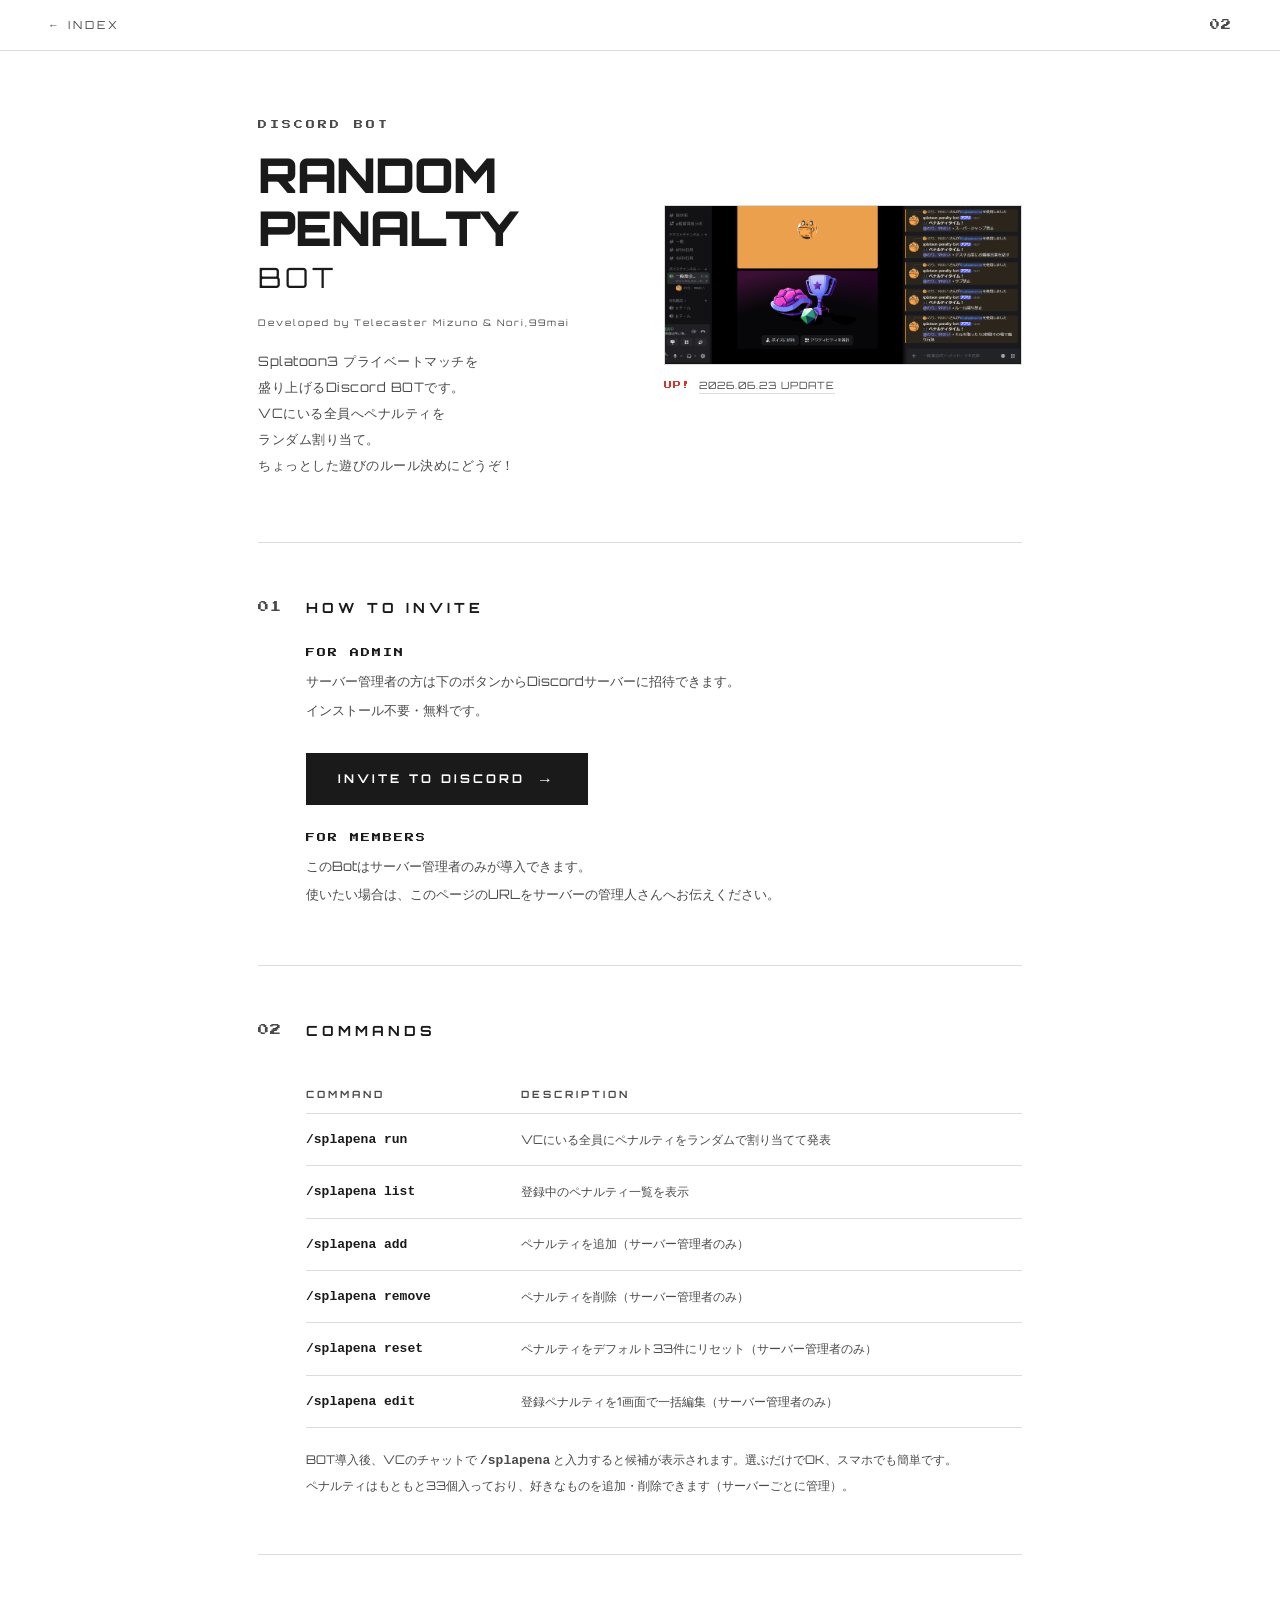
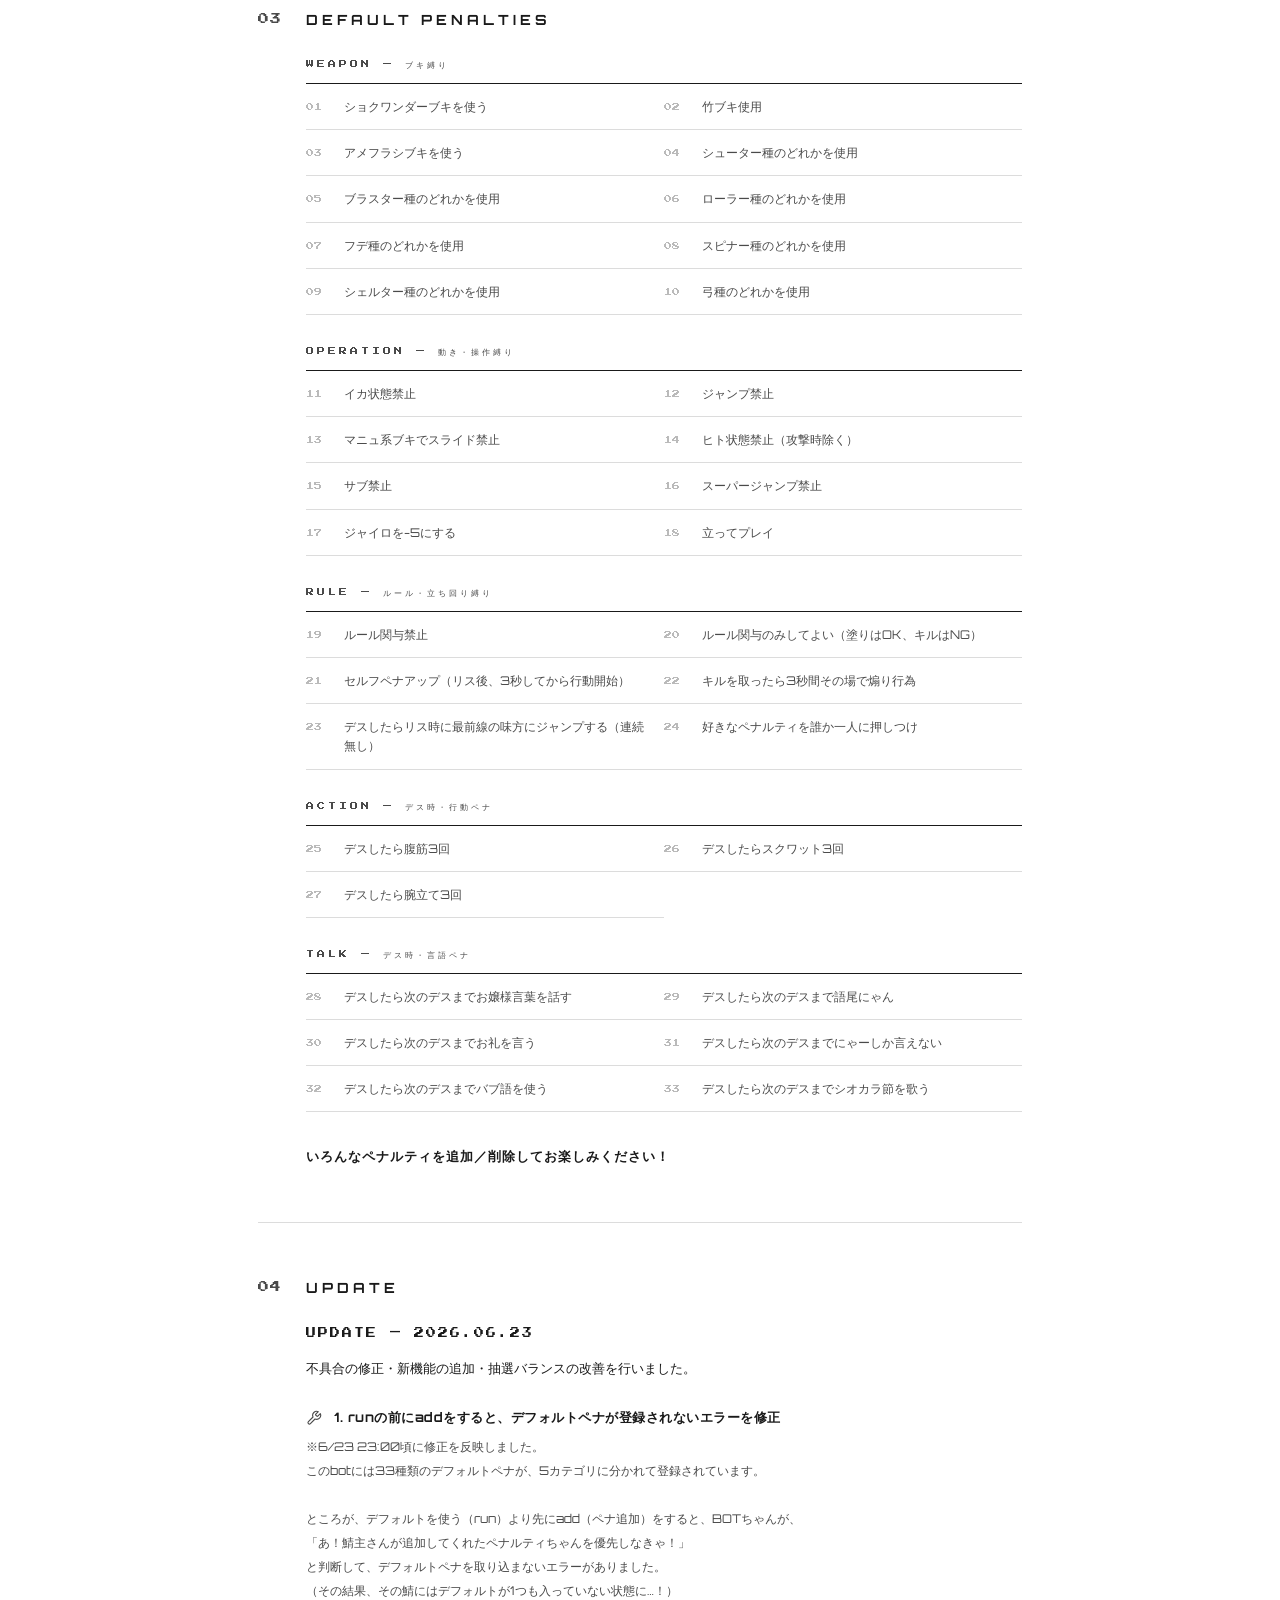
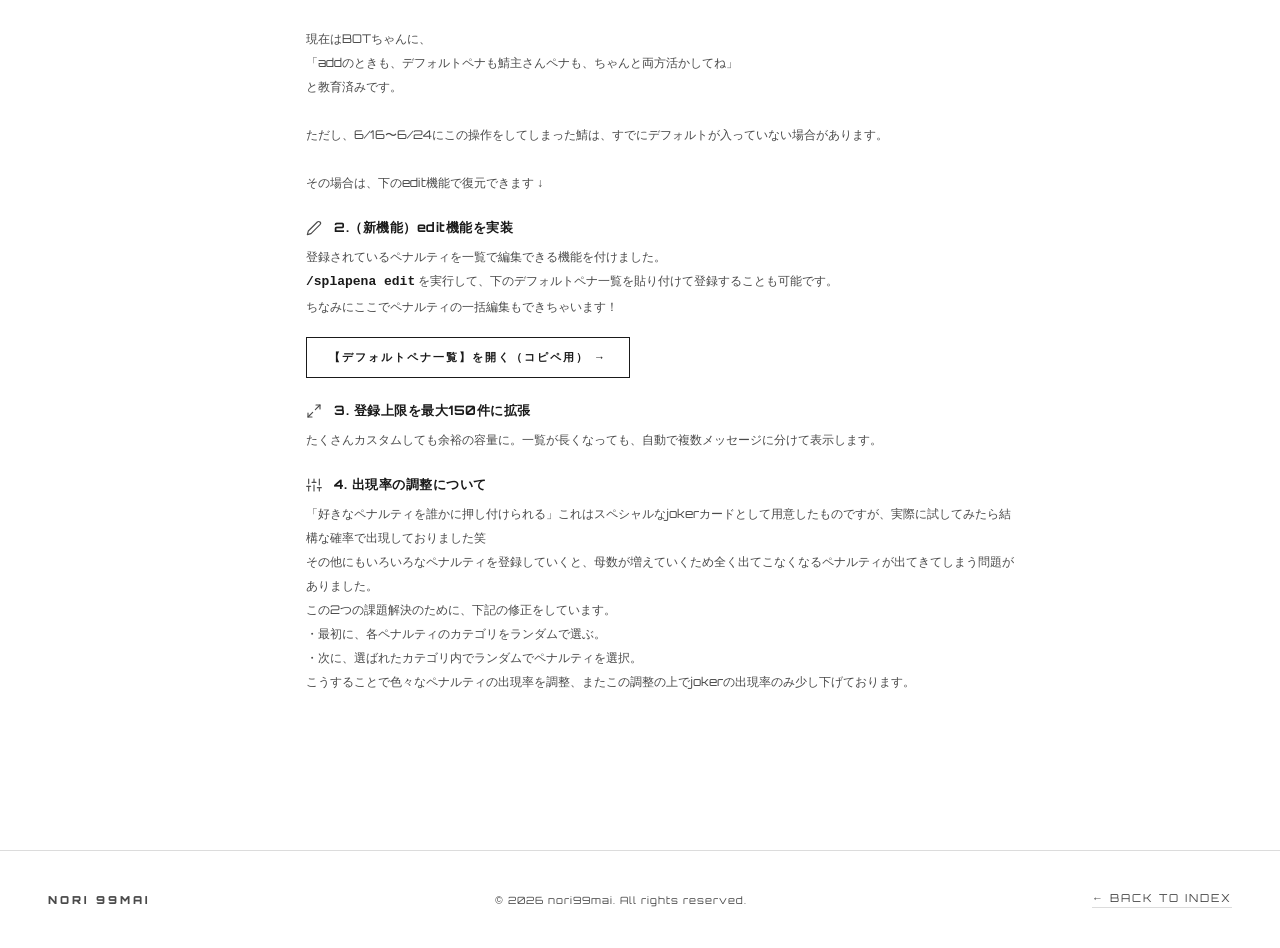
<file: 02splapena/index.html>
<!DOCTYPE html>
<html lang="ja">
<head>
  <meta charset="UTF-8">
  <meta name="viewport" content="width=device-width, initial-scale=1.0">
  <title>RANDOM PENALTY BOT — nori99mai</title>
  <link href="https://fonts.googleapis.com/css2?family=Orbitron:wght@400;700;900&family=Press+Start+2P&display=swap" rel="stylesheet">
  <style>
    :root {
      --ink:      #1a1a1a;
      --ink-soft: #4a4a4a;
      --paper:    #ffffff;
      --line:     rgba(26, 26, 26, 0.15);
      --accent:   #1a1a1a;
    }
    * { box-sizing: border-box; margin: 0; padding: 0; }

    body {
      font-family: 'Orbitron', sans-serif;
      background: var(--paper);
      color: var(--ink);
      min-height: 100vh;
    }

    /* ===== ヘッダーバー ===== */
    .topbar {
      position: fixed;
      top: 0; left: 0; right: 0;
      z-index: 100;
      display: flex;
      align-items: center;
      justify-content: space-between;
      padding: 18px 48px;
      background: var(--paper);
      border-bottom: 1px solid var(--line);
    }
    .topbar-back {
      font-family: 'Orbitron', sans-serif;
      font-size: 11px;
      letter-spacing: 3px;
      color: var(--ink-soft);
      text-decoration: none;
      transition: color 0.2s;
    }
    .topbar-back:hover { color: var(--ink); }
    .topbar-id {
      font-family: 'Press Start 2P', monospace;
      font-size: 10px;
      color: var(--ink-soft);
      letter-spacing: 1px;
    }

    /* ===== メインコンテンツ ===== */
    .page {
      max-width: 860px;
      margin: 0 auto;
      padding: 120px 48px 100px;
    }

    /* ===== ヒーロー ===== */
    .hero {
      display: grid;
      grid-template-columns: 1fr 1fr;
      gap: 48px;
      align-items: center;
      padding-bottom: 64px;
      border-bottom: 1px solid var(--line);
    }
    .hero-text {}
    .hero-eyebrow {
      font-family: 'Press Start 2P', monospace;
      font-size: 9px;
      letter-spacing: 3px;
      color: var(--ink-soft);
      margin-bottom: 20px;
    }
    .hero-title {
      font-family: 'Orbitron', sans-serif;
      font-weight: 900;
      font-size: clamp(28px, 4vw, 48px);
      line-height: 1.1;
      letter-spacing: -1px;
      margin-bottom: 24px;
    }
    .hero-title span {
      display: block;
      font-size: clamp(18px, 2.5vw, 28px);
      font-weight: 400;
      letter-spacing: 4px;
      margin-top: 8px;
    }
    .hero-byline {
      font-family: 'Orbitron', sans-serif;
      font-weight: 400;
      font-size: 9px;
      letter-spacing: 2px;
      color: var(--ink-soft);
      margin-bottom: 20px;
    }
    .hero-desc {
      font-family: 'Orbitron', sans-serif;
      font-weight: 400;
      font-size: 13px;
      line-height: 2;
      color: var(--ink-soft);
      letter-spacing: 0.5px;
    }

    .hero-img {
      overflow: hidden;
      border: 1px solid var(--line);
    }
    .hero-img img {
      width: 100%;
      height: 100%;
      object-fit: cover;
      object-position: right center;
      display: block;
    }

    /* ===== ヒーロー右側（画像＋更新告知を縦に束ねる） ===== */
    .hero-right {
      display: flex;
      flex-direction: column;
    }
    /* 更新告知（画像直下・1行） */
    .hero-update {
      margin-top: 14px;
      display: inline-flex;
      align-items: baseline;
      gap: 8px;
      text-decoration: none;
      width: fit-content;
    }
    .hero-update-badge {
      font-family: 'Press Start 2P', monospace;
      font-size: 8px;
      letter-spacing: 1px;
      color: #d6342c;
    }
    .hero-update-label {
      font-family: 'Orbitron', sans-serif;
      font-size: 10px;
      letter-spacing: 1px;
      color: var(--ink-soft);
      border-bottom: 1px solid var(--line);
      padding-bottom: 2px;
      transition: color 0.2s;
    }
    .hero-update:hover .hero-update-label { color: var(--ink); }

    /* ===== セクション共通 ===== */
    .section {
      padding: 56px 0;
      border-bottom: 1px solid var(--line);
    }
    .section:last-of-type { border-bottom: none; }

    .sec-head {
      display: flex;
      align-items: baseline;
      gap: 20px;
      margin-bottom: 32px;
    }
    .sec-num {
      font-family: 'Press Start 2P', monospace;
      font-size: 11px;
      color: var(--ink-soft);
      letter-spacing: 1px;
      min-width: 28px;
    }
    .sec-title {
      font-family: 'Orbitron', sans-serif;
      font-weight: 700;
      font-size: 14px;
      letter-spacing: 4px;
    }

    .sec-body {
      font-family: 'Orbitron', sans-serif;
      font-weight: 400;
      font-size: 13px;
      line-height: 2.2;
      color: var(--ink-soft);
      padding-left: 48px;
    }

    /* ===== 導入ブロック ===== */
    .install-block {
      padding-left: 48px;
      display: flex;
      flex-direction: column;
      gap: 28px;
    }
    .install-group {}
    .install-label {
      font-family: 'Press Start 2P', monospace;
      font-size: 9px;
      letter-spacing: 2px;
      color: var(--ink);
      margin-bottom: 10px;
    }
    .install-text {
      font-family: 'Orbitron', sans-serif;
      font-size: 13px;
      line-height: 2.2;
      color: var(--ink-soft);
    }

    /* 招待ボタン */
    .invite-btn {
      display: inline-flex;
      align-items: center;
      gap: 12px;
      margin-top: 28px;
      padding: 16px 32px;
      background: var(--ink);
      color: var(--paper);
      text-decoration: none;
      font-family: 'Orbitron', sans-serif;
      font-weight: 700;
      font-size: 12px;
      letter-spacing: 3px;
      transition: opacity 0.2s;
    }
    .invite-btn:hover { opacity: 0.7; }
    .invite-btn .arrow { font-size: 16px; }

    /* ===== コマンドテーブル ===== */
    .cmd-table-wrap {
      padding-left: 48px;
    }
    .cmd-table {
      width: 100%;
      border-collapse: collapse;
    }
    .cmd-table th,
    .cmd-table td {
      text-align: left;
      padding: 14px 0;
      border-bottom: 1px solid var(--line);
      font-family: 'Orbitron', sans-serif;
      font-size: 12px;
      line-height: 1.8;
    }
    .cmd-table th {
      font-weight: 700;
      font-size: 10px;
      letter-spacing: 3px;
      color: var(--ink-soft);
      padding-bottom: 10px;
    }
    .cmd-table td:first-child {
      font-family: 'Courier New', Courier, monospace;
      font-size: 13px;
      font-weight: 700;
      color: var(--ink);
      white-space: nowrap;
      padding-right: 28px;
    }
    .cmd-table td:last-child { color: var(--ink-soft); }
    .cmd-note {
      padding-left: 48px;
      margin-top: 20px;
      font-family: 'Orbitron', sans-serif;
      font-size: 12px;
      color: var(--ink-soft);
      line-height: 2;
    }

    /* ===== ペナルティ一覧 ===== */
    .pena-block {
      padding-left: 48px;
      margin-bottom: 32px;
    }
    .pena-block:last-of-type { margin-bottom: 0; }
    .pena-category {
      font-family: 'Press Start 2P', monospace;
      font-size: 8px;
      letter-spacing: 3px;
      color: var(--ink-soft);
      padding-bottom: 12px;
      border-bottom: 1px solid var(--ink);
      margin-bottom: 0;
    }
    .pena-grid {
      display: grid;
      grid-template-columns: repeat(2, 1fr);
      gap: 0;
      margin-bottom: 0;
    }
    .pena-item {
      display: flex;
      align-items: baseline;
      gap: 14px;
      padding: 13px 16px 13px 0;
      border-bottom: 1px solid var(--line);
      font-family: 'Orbitron', sans-serif;
      font-size: 12px;
      color: var(--ink-soft);
      line-height: 1.6;
    }
    .pena-num {
      font-family: 'Press Start 2P', monospace;
      font-size: 8px;
      color: rgba(26,26,26,0.3);
      min-width: 24px;
    }
    .pena-closing {
      padding-left: 48px;
      margin-top: 36px;
      font-family: 'Orbitron', sans-serif;
      font-weight: 700;
      font-size: 13px;
      letter-spacing: 1px;
      color: var(--ink);
    }

    /* ===== 04 アップデート ===== */
    .update-block {
      padding-left: 48px;
    }
    .update-date {
      font-family: 'Press Start 2P', monospace;
      font-size: 10px;
      letter-spacing: 2px;
      color: var(--ink);
      margin-bottom: 18px;
    }
    .update-lead {
      font-family: 'Orbitron', sans-serif;
      font-size: 13px;
      line-height: 1.9;
      color: var(--ink);
      margin-bottom: 28px;
    }
    .update-item { margin-bottom: 24px; }
    .update-item:last-child { margin-bottom: 0; }
    .update-item-title {
      display: flex;
      align-items: center;
      gap: 12px;
      font-family: 'Orbitron', sans-serif;
      font-weight: 700;
      font-size: 13px;
      letter-spacing: 0.5px;
      color: var(--ink);
      margin-bottom: 8px;
    }
    .update-item-body {
      font-family: 'Orbitron', sans-serif;
      font-size: 12px;
      line-height: 2;
      color: var(--ink-soft);
    }
    .update-item-icon {
      flex: 0 0 16px;
      width: 16px;
      height: 16px;
      fill: none;
      stroke: var(--ink-soft);
      stroke-width: 1.7;
      stroke-linecap: round;
      stroke-linejoin: round;
    }

    .update-item-body code {
      font-family: 'Courier New', Courier, monospace;
      font-size: 13px;
      font-weight: 700;
      color: var(--ink);
    }

    /* デフォルト一覧ポップアップを開くボタン */
    .pena-copy-open {
      display: inline-flex;
      align-items: center;
      gap: 10px;
      margin-top: 18px;
      padding: 12px 22px;
      background: var(--paper);
      color: var(--ink);
      border: 1px solid var(--ink);
      cursor: pointer;
      font-family: 'Orbitron', sans-serif;
      font-weight: 700;
      font-size: 11px;
      letter-spacing: 2px;
      transition: background 0.2s, color 0.2s;
    }
    .pena-copy-open:hover { background: var(--ink); color: var(--paper); }

    /* ===== ポップアップ（デフォルト一覧コピペ用） ===== */
    .modal-overlay {
      position: fixed;
      inset: 0;
      z-index: 200;
      display: none;
      align-items: center;
      justify-content: center;
      padding: 24px;
      background: rgba(26, 26, 26, 0.55);
    }
    .modal-overlay.open { display: flex; }
    .modal {
      width: 100%;
      max-width: 560px;
      max-height: 86vh;
      display: flex;
      flex-direction: column;
      background: var(--paper);
      border: 1px solid var(--ink);
    }
    .modal-head {
      display: flex;
      align-items: center;
      justify-content: space-between;
      padding: 18px 22px;
      border-bottom: 1px solid var(--line);
    }
    .modal-title {
      font-family: 'Press Start 2P', monospace;
      font-size: 9px;
      letter-spacing: 2px;
      color: var(--ink);
    }
    .modal-close {
      background: none;
      border: none;
      cursor: pointer;
      font-family: 'Orbitron', sans-serif;
      font-size: 22px;
      line-height: 1;
      color: var(--ink-soft);
      transition: color 0.2s;
    }
    .modal-close:hover { color: var(--ink); }
    .modal-body {
      padding: 18px 22px 22px;
      overflow-y: auto;
    }
    .modal-note {
      font-family: 'Orbitron', sans-serif;
      font-size: 11px;
      line-height: 1.9;
      color: var(--ink-soft);
      margin-bottom: 14px;
    }
    .modal-textarea {
      width: 100%;
      height: 38vh;
      min-height: 220px;
      resize: vertical;
      padding: 12px 14px;
      border: 1px solid var(--line);
      background: rgba(26, 26, 26, 0.02);
      color: var(--ink);
      font-family: 'Courier New', Courier, monospace;
      font-size: 12px;
      line-height: 1.7;
    }
    .modal-actions {
      display: flex;
      align-items: center;
      gap: 14px;
      margin-top: 14px;
    }
    .modal-copy {
      display: inline-flex;
      align-items: center;
      gap: 10px;
      padding: 12px 24px;
      background: var(--ink);
      color: var(--paper);
      border: none;
      cursor: pointer;
      font-family: 'Orbitron', sans-serif;
      font-weight: 700;
      font-size: 11px;
      letter-spacing: 2px;
      transition: opacity 0.2s;
    }
    .modal-copy:hover { opacity: 0.7; }
    .modal-copied {
      font-family: 'Orbitron', sans-serif;
      font-size: 11px;
      letter-spacing: 1px;
      color: var(--ink-soft);
      opacity: 0;
      transition: opacity 0.2s;
    }
    .modal-copied.show { opacity: 1; }

    /* ===== フッター ===== */
    .footer {
      padding: 40px 48px;
      border-top: 1px solid var(--line);
      display: flex;
      align-items: center;
      justify-content: space-between;
    }
    .footer-name {
      font-family: 'Orbitron', sans-serif;
      font-weight: 900;
      font-size: 11px;
      letter-spacing: 3px;
      color: var(--ink-soft);
    }
    .footer-copy {
      font-family: 'Orbitron', sans-serif;
      font-size: 10px;
      letter-spacing: 1px;
      color: var(--ink-soft);
    }
    .footer-back {
      font-family: 'Orbitron', sans-serif;
      font-size: 11px;
      letter-spacing: 2px;
      color: var(--ink-soft);
      text-decoration: none;
      border-bottom: 1px solid var(--line);
      padding-bottom: 2px;
      transition: color 0.2s;
    }
    .footer-back:hover { color: var(--ink); }

    /* ===== スマホ対応 ===== */
    @media (max-width: 640px) {
      .topbar { padding: 16px 24px; }
      .page { padding: 90px 24px 60px; }

      .hero {
        grid-template-columns: 1fr;
        gap: 32px;
        padding-bottom: 48px;
      }
      .hero-right { order: -1; }
      .hero-img { aspect-ratio: 16/9; }

      .sec-body,
      .install-block,
      .cmd-table-wrap,
      .cmd-note,
      .pena-block,
      .pena-closing,
      .update-block { padding-left: 0; }

      .cmd-table th,
      .cmd-table td { font-size: 11px; }
      .cmd-table td:first-child { font-size: 8px; padding-right: 16px; }

      .pena-grid { grid-template-columns: 1fr; }

      .footer { flex-direction: column; gap: 16px; align-items: flex-start; padding: 32px 24px; }
    }
  </style>
</head>
<body>

<!-- ===== トップバー ===== -->
<header class="topbar">
  <a class="topbar-back" href="../">&larr; INDEX</a>
  <span class="topbar-id">02</span>
</header>

<!-- ===== メインコンテンツ ===== -->
<main class="page">

  <!-- ヒーロー -->
  <div class="hero">
    <div class="hero-text">
      <div class="hero-eyebrow">DISCORD BOT</div>
      <h1 class="hero-title">
        RANDOM<br>PENALTY
        <span>BOT</span>
      </h1>
      <div class="hero-byline">Developed by Telecaster Mizuno &amp; Nori,99mai</div>
      <p class="hero-desc">
        Splatoon3 プライベートマッチを<br>
        盛り上げるDiscord BOTです。<br>
        VCにいる全員へペナルティを<br>ランダム割り当て。<br>
        ちょっとした遊びのルール決めにどうぞ！
      </p>
    </div>
    <div class="hero-right">
      <div class="hero-img">
        <img src="demo.png" alt="Random Penalty Bot 動作画面">
      </div>
      <!-- 2026.06.23 アップデート告知（画像直下・1行／詳細は04へ） -->
      <a class="hero-update" href="#update">
        <span class="hero-update-badge">UP!</span>
        <span class="hero-update-label">2026.06.23 UPDATE</span>
      </a>
    </div>
  </div>

  <!-- 01 導入方法 -->
  <section class="section">
    <div class="sec-head">
      <span class="sec-num">01</span>
      <span class="sec-title">HOW TO INVITE</span>
    </div>
    <div class="install-block">
      <div class="install-group">
        <div class="install-label">FOR ADMIN</div>
        <p class="install-text">
          サーバー管理者の方は下のボタンからDiscordサーバーに招待できます。<br>
          インストール不要・無料です。
        </p>
        <a class="invite-btn" href="https://discord.com/oauth2/authorize?client_id=1511537933767938179&scope=bot+applications.commands&permissions=2048" target="_blank" rel="noopener">
          INVITE TO DISCORD <span class="arrow">&rarr;</span>
        </a>
      </div>
      <div class="install-group">
        <div class="install-label">FOR MEMBERS</div>
        <p class="install-text">
          このBotはサーバー管理者のみが導入できます。<br>
          使いたい場合は、このページのURLをサーバーの管理人さんへお伝えください。
        </p>
      </div>
    </div>
  </section>

  <!-- 02 使い方 -->
  <section class="section">
    <div class="sec-head">
      <span class="sec-num">02</span>
      <span class="sec-title">COMMANDS</span>
    </div>
    <div class="cmd-table-wrap">
      <table class="cmd-table">
        <thead>
          <tr>
            <th>COMMAND</th>
            <th>DESCRIPTION</th>
          </tr>
        </thead>
        <tbody>
          <tr>
            <td>/splapena run</td>
            <td>VCにいる全員にペナルティをランダムで割り当てて発表</td>
          </tr>
          <tr>
            <td>/splapena list</td>
            <td>登録中のペナルティ一覧を表示</td>
          </tr>
          <tr>
            <td>/splapena add</td>
            <td>ペナルティを追加（サーバー管理者のみ）</td>
          </tr>
          <tr>
            <td>/splapena remove</td>
            <td>ペナルティを削除（サーバー管理者のみ）</td>
          </tr>
          <tr>
            <td>/splapena reset</td>
            <td>ペナルティをデフォルト33件にリセット（サーバー管理者のみ）</td>
          </tr>
          <tr>
            <td>/splapena edit</td>
            <td>登録ペナルティを1画面で一括編集（サーバー管理者のみ）</td>
          </tr>
        </tbody>
      </table>
    </div>
    <p class="cmd-note">
      BOT導入後、VCのチャットで <code style="font-family:'Courier New',monospace;font-size:13px;font-weight:700;">/splapena</code> と入力すると候補が表示されます。選ぶだけでOK、スマホでも簡単です。<br>
      ペナルティはもともと33個入っており、好きなものを追加・削除できます（サーバーごとに管理）。
    </p>
  </section>

  <!-- 03 デフォルトペナルティ一覧 -->
  <section class="section">
    <div class="sec-head">
      <span class="sec-num">03</span>
      <span class="sec-title">DEFAULT PENALTIES</span>
    </div>
    <!-- WEAPON -->
    <div class="pena-block">
      <div class="pena-category">WEAPON — ブキ縛り</div>
      <div class="pena-grid">
        <div class="pena-item"><span class="pena-num">01</span>ショクワンダーブキを使う</div>
        <div class="pena-item"><span class="pena-num">02</span>竹ブキ使用</div>
        <div class="pena-item"><span class="pena-num">03</span>アメフラシブキを使う</div>
        <div class="pena-item"><span class="pena-num">04</span>シューター種のどれかを使用</div>
        <div class="pena-item"><span class="pena-num">05</span>ブラスター種のどれかを使用</div>
        <div class="pena-item"><span class="pena-num">06</span>ローラー種のどれかを使用</div>
        <div class="pena-item"><span class="pena-num">07</span>フデ種のどれかを使用</div>
        <div class="pena-item"><span class="pena-num">08</span>スピナー種のどれかを使用</div>
        <div class="pena-item"><span class="pena-num">09</span>シェルター種のどれかを使用</div>
        <div class="pena-item"><span class="pena-num">10</span>弓種のどれかを使用</div>
      </div>
    </div>

    <!-- OPERATION -->
    <div class="pena-block">
      <div class="pena-category">OPERATION — 動き・操作縛り</div>
      <div class="pena-grid">
        <div class="pena-item"><span class="pena-num">11</span>イカ状態禁止</div>
        <div class="pena-item"><span class="pena-num">12</span>ジャンプ禁止</div>
        <div class="pena-item"><span class="pena-num">13</span>マニュ系ブキでスライド禁止</div>
        <div class="pena-item"><span class="pena-num">14</span>ヒト状態禁止（攻撃時除く）</div>
        <div class="pena-item"><span class="pena-num">15</span>サブ禁止</div>
        <div class="pena-item"><span class="pena-num">16</span>スーパージャンプ禁止</div>
        <div class="pena-item"><span class="pena-num">17</span>ジャイロを-5にする</div>
        <div class="pena-item"><span class="pena-num">18</span>立ってプレイ</div>
      </div>
    </div>

    <!-- RULE -->
    <div class="pena-block">
      <div class="pena-category">RULE — ルール・立ち回り縛り</div>
      <div class="pena-grid">
        <div class="pena-item"><span class="pena-num">19</span>ルール関与禁止</div>
        <div class="pena-item"><span class="pena-num">20</span>ルール関与のみしてよい（塗りはOK、キルはNG）</div>
        <div class="pena-item"><span class="pena-num">21</span>セルフペナアップ（リス後、3秒してから行動開始）</div>
        <div class="pena-item"><span class="pena-num">22</span>キルを取ったら3秒間その場で煽り行為</div>
        <div class="pena-item"><span class="pena-num">23</span>デスしたらリス時に最前線の味方にジャンプする（連続無し）</div>
        <div class="pena-item"><span class="pena-num">24</span>好きなペナルティを誰か一人に押しつけ</div>
      </div>
    </div>

    <!-- ACTION -->
    <div class="pena-block">
      <div class="pena-category">ACTION — デス時・行動ペナ</div>
      <div class="pena-grid">
        <div class="pena-item"><span class="pena-num">25</span>デスしたら腹筋3回</div>
        <div class="pena-item"><span class="pena-num">26</span>デスしたらスクワット3回</div>
        <div class="pena-item"><span class="pena-num">27</span>デスしたら腕立て3回</div>
      </div>
    </div>

    <!-- TALK -->
    <div class="pena-block">
      <div class="pena-category">TALK — デス時・言語ペナ</div>
      <div class="pena-grid">
        <div class="pena-item"><span class="pena-num">28</span>デスしたら次のデスまでお嬢様言葉を話す</div>
        <div class="pena-item"><span class="pena-num">29</span>デスしたら次のデスまで語尾にゃん</div>
        <div class="pena-item"><span class="pena-num">30</span>デスしたら次のデスまでお礼を言う</div>
        <div class="pena-item"><span class="pena-num">31</span>デスしたら次のデスまでにゃーしか言えない</div>
        <div class="pena-item"><span class="pena-num">32</span>デスしたら次のデスまでバブ語を使う</div>
        <div class="pena-item"><span class="pena-num">33</span>デスしたら次のデスまでシオカラ節を歌う</div>
      </div>
    </div>

    <p class="pena-closing">いろんなペナルティを追加／削除してお楽しみください！</p>
  </section>

  <!-- 04 アップデート -->
  <section class="section" id="update">
    <div class="sec-head">
      <span class="sec-num">04</span>
      <span class="sec-title">UPDATE</span>
    </div>
    <div class="update-block">
      <div class="update-date">UPDATE — 2026.06.23</div>
      <p class="update-lead">不具合の修正・新機能の追加・抽選バランスの改善を行いました。</p>

      <!-- 1. 不具合修正 -->
      <div class="update-item">
        <div class="update-item-title"><svg class="update-item-icon" viewBox="0 0 24 24" aria-hidden="true"><path d="M14.7 6.3a1 1 0 0 0 0 1.4l1.6 1.6a1 1 0 0 0 1.4 0l3.77-3.77a6 6 0 0 1-7.94 7.94l-6.91 6.91a2.12 2.12 0 0 1-3-3l6.91-6.91a6 6 0 0 1 7.94-7.94l-3.76 3.76z"/></svg>1. runの前にaddをすると、デフォルトペナが登録されないエラーを修正</div>
        <p class="update-item-body">※6/23 23:00頃に修正を反映しました。</p>
        <p class="update-item-body">このbotには33種類のデフォルトペナが、5カテゴリに分かれて登録されています。<br><br>ところが、デフォルトを使う（run）より先にadd（ペナ追加）をすると、BOTちゃんが、<br>「あ！鯖主さんが追加してくれたペナルティちゃんを優先しなきゃ！」<br>と判断して、デフォルトペナを取り込まないエラーがありました。<br>（その結果、その鯖にはデフォルトが1つも入っていない状態に…！）<br><br>現在はBOTちゃんに、<br>「addのときも、デフォルトペナも鯖主さんペナも、ちゃんと両方活かしてね」<br>と教育済みです。<br><br>ただし、6/16〜6/24にこの操作をしてしまった鯖は、すでにデフォルトが入っていない場合があります。<br><br>その場合は、下のedit機能で復元できます ↓</p>
      </div>

      <!-- 2. edit機能 -->
      <div class="update-item">
        <div class="update-item-title"><svg class="update-item-icon" viewBox="0 0 24 24" aria-hidden="true"><path d="M17 3a2.828 2.828 0 1 1 4 4L7.5 20.5 2 22l1.5-5.5L17 3z"/></svg>2.（新機能）edit機能を実装</div>
        <p class="update-item-body">登録されているペナルティを一覧で編集できる機能を付けました。<br><code>/splapena edit</code> を実行して、下のデフォルトペナ一覧を貼り付けて登録することも可能です。<br>ちなみにここでペナルティの一括編集もできちゃいます！</p>
        <button class="pena-copy-open" type="button" data-modal-open>【デフォルトペナ一覧】を開く（コピペ用） &rarr;</button>
      </div>

      <!-- 3. 登録上限拡張 -->
      <div class="update-item">
        <div class="update-item-title"><svg class="update-item-icon" viewBox="0 0 24 24" aria-hidden="true"><polyline points="15 3 21 3 21 9"/><polyline points="9 21 3 21 3 15"/><line x1="21" y1="3" x2="14" y2="10"/><line x1="3" y1="21" x2="10" y2="14"/></svg>3. 登録上限を最大150件に拡張</div>
        <p class="update-item-body">たくさんカスタムしても余裕の容量に。一覧が長くなっても、自動で複数メッセージに分けて表示します。</p>
      </div>

      <!-- 4. 出現率調整 -->
      <div class="update-item">
        <div class="update-item-title"><svg class="update-item-icon" viewBox="0 0 24 24" aria-hidden="true"><line x1="4" y1="21" x2="4" y2="14"/><line x1="4" y1="10" x2="4" y2="3"/><line x1="12" y1="21" x2="12" y2="12"/><line x1="12" y1="8" x2="12" y2="3"/><line x1="20" y1="21" x2="20" y2="16"/><line x1="20" y1="12" x2="20" y2="3"/><line x1="1" y1="14" x2="7" y2="14"/><line x1="9" y1="8" x2="15" y2="8"/><line x1="17" y1="16" x2="23" y2="16"/></svg>4. 出現率の調整について</div>
        <p class="update-item-body">「好きなペナルティを誰かに押し付けられる」これはスペシャルなjokerカードとして用意したものですが、実際に試してみたら結構な確率で出現しておりました笑</p>
        <p class="update-item-body">その他にもいろいろなペナルティを登録していくと、母数が増えていくため全く出てこなくなるペナルティが出てきてしまう問題がありました。</p>
        <p class="update-item-body">この2つの課題解決のために、下記の修正をしています。<br>・最初に、各ペナルティのカテゴリをランダムで選ぶ。<br>・次に、選ばれたカテゴリ内でランダムでペナルティを選択。</p>
        <p class="update-item-body">こうすることで色々なペナルティの出現率を調整、またこの調整の上でjokerの出現率のみ少し下げております。</p>
      </div>
    </div>
  </section>

</main>

<!-- ===== デフォルト一覧コピペ用ポップアップ ===== -->
<div class="modal-overlay" id="penaModal" aria-hidden="true">
  <div class="modal" role="dialog" aria-modal="true" aria-label="デフォルトペナ一覧（コピペ用）">
    <div class="modal-head">
      <span class="modal-title">DEFAULT PENALTIES — コピペ用</span>
      <button class="modal-close" type="button" data-modal-close aria-label="閉じる">&times;</button>
    </div>
    <div class="modal-body">
      <p class="modal-note">
        下の枠をコピーして、Discordで <code style="font-family:'Courier New',monospace;font-weight:700;">/splapena edit</code> を実行 → 編集欄に貼り付けると、デフォルト33件をそのまま復元できます。
      </p>
      <textarea class="modal-textarea" id="penaText" readonly>[ブキ縛り] ショクワンダーブキを使う
[ブキ縛り] 竹ブキ使用
[ブキ縛り] アメフラシブキを使う
[ブキ縛り] シューター種のどれかを使用
[ブキ縛り] ブラスター種のどれかを使用
[ブキ縛り] ローラー種のどれかを使用
[ブキ縛り] フデ種のどれかを使用
[ブキ縛り] スピナー種のどれかを使用
[ブキ縛り] シェルター種のどれかを使用
[ブキ縛り] 弓種のどれかを使用
[動き・操作] イカ状態禁止
[動き・操作] ジャンプ禁止
[動き・操作] マニュ系ブキでスライド禁止
[動き・操作] ヒト状態禁止（攻撃時除く）
[動き・操作] サブ禁止
[動き・操作] スーパージャンプ禁止
[動き・操作] ジャイロを-5にする
[動き・操作] 立ってプレイ
[ルール・立ち回り] ルール関与禁止
[ルール・立ち回り] ルール関与のみしてよい（塗りはOK、キルはNG）
[ルール・立ち回り] セルフペナアップ（リス後、3秒してから行動開始）
[ルール・立ち回り] キルを取ったら3秒間その場で煽り行為
[ルール・立ち回り] デスしたらリス時に最前線の味方にジャンプする（連続無し）
[ルール・立ち回り] 好きなペナルティを誰か一人に押しつけ
[デス時・行動] デスしたら腹筋3回
[デス時・行動] デスしたらスクワット3回
[デス時・行動] デスしたら腕立て3回
[デス時・言語] デスしたら次のデスまでお嬢様言葉を話す
[デス時・言語] デスしたら次のデスまで語尾にゃん
[デス時・言語] デスしたら次のデスまでお礼を言う
[デス時・言語] デスしたら次のデスまでにゃーしか言えない
[デス時・言語] デスしたら次のデスまでバブ語を使う
[デス時・言語] デスしたら次のデスまでシオカラ節を歌う</textarea>
      <div class="modal-actions">
        <button class="modal-copy" type="button" id="penaCopyBtn">一覧をコピー</button>
        <span class="modal-copied" id="penaCopied">コピーしました！</span>
      </div>
    </div>
  </div>
</div>

<!-- ===== フッター ===== -->
<footer class="footer">
  <span class="footer-name">NORI 99MAI</span>
  <span class="footer-copy">&copy; 2026 nori99mai. All rights reserved.</span>
  <a class="footer-back" href="../">&larr; BACK TO INDEX</a>
</footer>

<script>
  (function () {
    const overlay = document.getElementById('penaModal');
    const openBtns = document.querySelectorAll('[data-modal-open]');
    const closeEls = document.querySelectorAll('[data-modal-close]');
    const copyBtn = document.getElementById('penaCopyBtn');
    const textArea = document.getElementById('penaText');
    const copied = document.getElementById('penaCopied');

    function open() {
      overlay.classList.add('open');
      overlay.setAttribute('aria-hidden', 'false');
    }
    function close() {
      overlay.classList.remove('open');
      overlay.setAttribute('aria-hidden', 'true');
      copied.classList.remove('show');
    }

    openBtns.forEach(b => b.addEventListener('click', open));
    closeEls.forEach(b => b.addEventListener('click', close));
    overlay.addEventListener('click', e => { if (e.target === overlay) close(); });
    document.addEventListener('keydown', e => { if (e.key === 'Escape') close(); });

    copyBtn.addEventListener('click', async () => {
      const text = textArea.value;
      try {
        await navigator.clipboard.writeText(text);
      } catch (err) {
        // 古い端末/非HTTPS向けフォールバック
        textArea.focus();
        textArea.select();
        try { document.execCommand('copy'); } catch (_) {}
      }
      copied.classList.add('show');
      setTimeout(() => copied.classList.remove('show'), 2000);
    });
  })();
</script>

</body>
</html>
</file>
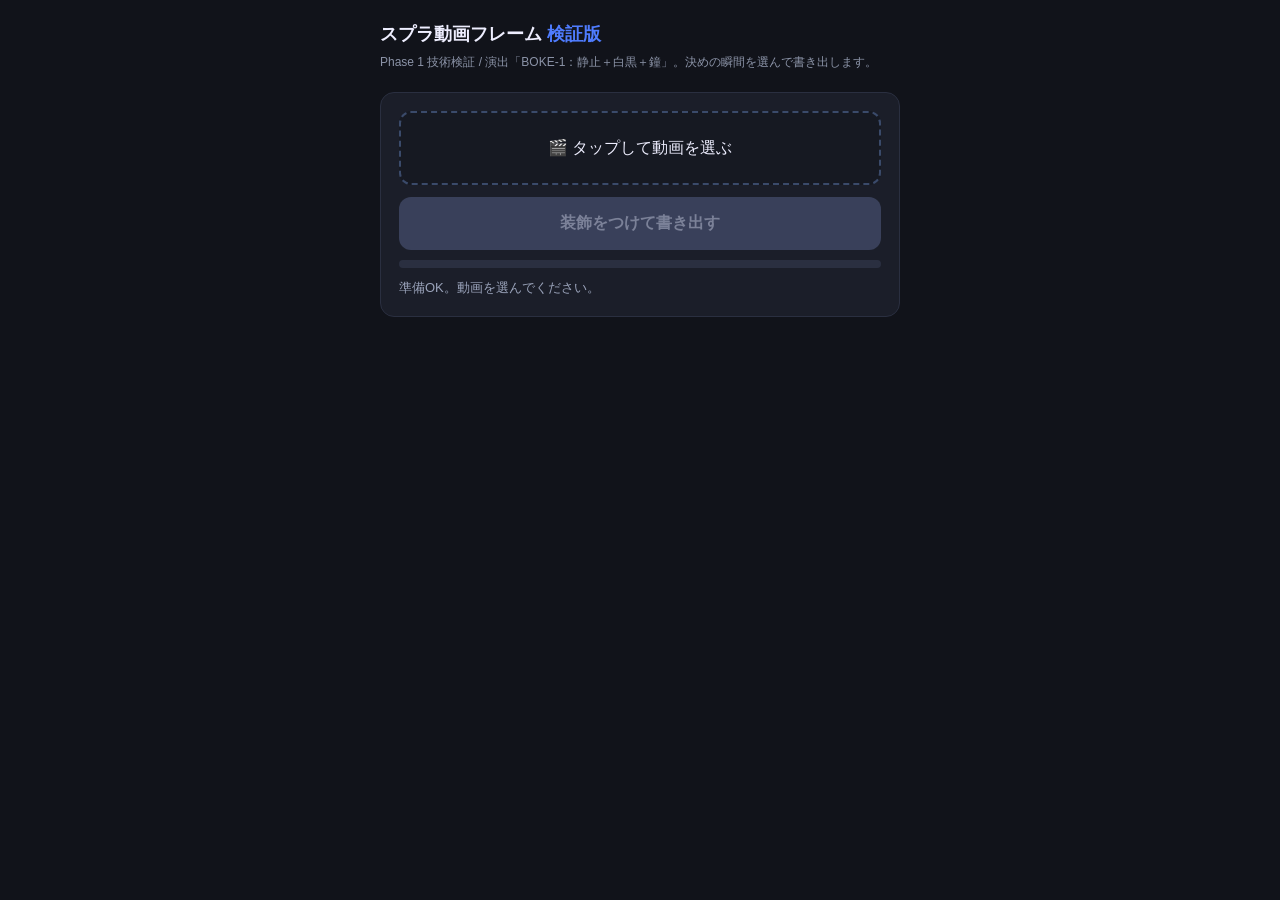
<file: 03frame-test/index.html>
<!DOCTYPE html>
<html lang="ja">
<head>
<meta charset="UTF-8">
<meta name="viewport" content="width=device-width, initial-scale=1.0">
<title>スプラ動画フレーム — 検証版(BOKE-1)</title>
<style>
  * { box-sizing: border-box; -webkit-tap-highlight-color: transparent; }
  body {
    font-family: -apple-system, BlinkMacSystemFont, "Segoe UI", "Hiragino Sans", "Noto Sans JP", sans-serif;
    margin: 0; padding: 20px; background: #11131a; color: #eef; line-height: 1.6;
    max-width: 560px; margin-inline: auto;
  }
  h1 { font-size: 18px; margin: 0 0 4px; }
  .sub { font-size: 12px; color: #8b93a7; margin-bottom: 20px; }
  .card { background: #1b1e29; border: 1px solid #2a2f40; border-radius: 14px; padding: 18px; margin-bottom: 16px; }
  label.file {
    display: block; text-align: center; padding: 22px 14px; border: 2px dashed #3a4a6a;
    border-radius: 12px; cursor: pointer; background: #161922; transition: .2s;
  }
  input[type=file] { display: none; }
  .btn {
    display: block; width: 100%; padding: 16px; font-size: 16px; font-weight: 700;
    border: none; border-radius: 12px; background: #4f7cff; color: #fff; cursor: pointer; margin-top: 12px;
  }
  .btn:disabled { background: #39405a; color: #7b8198; cursor: default; }
  .status { font-size: 13px; color: #9aa3ba; min-height: 20px; white-space: pre-wrap; }
  .bar { height: 8px; background: #2a2f40; border-radius: 6px; overflow: hidden; margin: 10px 0; }
  .bar > i { display: block; height: 100%; width: 0; background: #4f7cff; transition: width .2s; }
  video { width: 100%; border-radius: 10px; background: #000; margin-top: 8px; }
  a.dl { display: block; text-align: center; padding: 14px; background: #2bd576; color: #062; font-weight: 700; border-radius: 12px; text-decoration: none; margin-top: 12px; }
  .note { font-size: 12px; color: #8b93a7; margin-top: 10px; }
  .scrub-wrap { margin-top: 12px; }
  .scrub-label { font-size: 13px; color: #cdd6f4; font-weight: 700; margin-bottom: 6px; }
  input[type=range] { width: 100%; accent-color: #4f7cff; height: 28px; }
</style>
</head>
<body>
  <h1>スプラ動画フレーム <span style="color:#4f7cff">検証版</span></h1>
  <div class="sub">Phase 1 技術検証 / 演出「BOKE-1：静止＋白黒＋鐘」。決めの瞬間を選んで書き出します。</div>

  <div class="card">
    <label class="file" id="picker">
      🎬 タップして動画を選ぶ
      <input type="file" id="file" accept="video/*">
    </label>
    <div class="note" id="picked"></div>

    <div id="editor" style="display:none">
      <video id="preview" playsinline muted preload="auto" controls></video>
      <div class="scrub-wrap">
        <div class="scrub-label" id="startLabel">① 開始位置：—</div>
        <input type="range" id="startScrub" min="0" max="100" value="0" step="0.05">
        <div class="scrub-label" id="scrubLabel" style="margin-top:12px">② 決めの瞬間：—</div>
        <input type="range" id="scrub" min="0" max="100" value="100" step="0.05">
        <div class="note">① 前半の不要部分があれば「開始位置」を右にずらしてカット。<br>② 「決めの瞬間」で止めたい所を選ぶ。<br>本編は①〜②が再生され、②で静止＋白黒＋鐘が3秒鳴ります。</div>
      </div>
    </div>

    <button class="btn" id="go" disabled>装飾をつけて書き出す</button>
    <div class="bar"><i id="prog"></i></div>
    <div class="status" id="status">準備OK。動画を選んでください。</div>
  </div>

  <div class="card" id="resultCard" style="display:none">
    <strong>仕上がりプレビュー</strong>
    <video id="out" controls playsinline></video>
    <a class="dl" id="dl" download="splatoon_boke1.mp4">⬇ 動画を保存する</a>
    <div class="note">iPhoneの場合：保存ボタン→共有メニューから「ビデオを保存」を選ぶとカメラロールに入ります。</div>
  </div>

<script src="vendor/ffmpeg.js"></script>
<script src="vendor/util.js"></script>
<script>
const HOLD = 3;       // 静止＋白黒＋鐘を持続させる秒数
const MIN_GAP = 0.3;  // 開始位置と決めの瞬間の最低間隔
const $ = id => document.getElementById(id);
let ffmpeg = null, chosen = null, lastUrl = null, previewUrl = null, videoDur = 0;

const setStatus = (m) => { $('status').textContent = m; };
const setProg = (p) => { $('prog').style.width = Math.round(p*100) + '%'; };
const fmt = (s) => { s = Math.max(0, s); const m = Math.floor(s/60); const r = (s%60).toFixed(1); return `${m}:${r.padStart(4,'0')}`; };

function updateLabels() {
  $('startLabel').textContent = '① 開始位置：' + fmt(parseFloat($('startScrub').value)) + ' / ' + fmt(videoDur);
  $('scrubLabel').textContent = '② 決めの瞬間：' + fmt(parseFloat($('scrub').value)) + ' / ' + fmt(videoDur);
}

$('file').addEventListener('change', e => {
  chosen = e.target.files[0] || null;
  if (!chosen) return;
  $('picked').textContent = '選択: ' + chosen.name + ' (' + (chosen.size/1048576).toFixed(1) + 'MB)';
  if (previewUrl) URL.revokeObjectURL(previewUrl);
  previewUrl = URL.createObjectURL(chosen);
  const pv = $('preview');
  // 先にエディタを表示してから動画を読み込む（iOSは非表示videoのフレームを描画しないため）
  $('editor').style.display = 'block';
  pv.src = previewUrl;
  pv.load();
  pv.onloadedmetadata = () => {
    videoDur = pv.duration || 0;
    const st = $('startScrub'), sc = $('scrub');
    st.max = videoDur.toFixed(2); st.value = '0';                 // 既定は先頭
    sc.max = videoDur.toFixed(2); sc.value = videoDur.toFixed(2); // 既定は末尾
    updateLabels();
    $('go').disabled = false;
    setStatus('開始位置と決めの瞬間を選んで「装飾をつけて書き出す」を押してください。');
  };
  // フレーム描画を確実にする：一度muted再生→即停止でiOSにフレームを出させ、末尾へシーク
  pv.onloadeddata = async () => {
    try { await pv.play(); pv.pause(); } catch (_) {}
    seekPreview(Math.max(0, (pv.duration || 0) - 0.05));
  };
});

// プレビューを安全にシーク（seekable範囲にクランプ）
function seekPreview(t) {
  const pv = $('preview');
  const dur = pv.duration || 0;
  let tt = Math.max(0, Math.min(t, Math.max(0, dur - 0.03)));
  try { pv.currentTime = tt; } catch (_) {}
}

// 決めの瞬間を動かしたとき：開始位置より十分後ろを保つ
$('scrub').addEventListener('input', () => {
  const st = $('startScrub'), sc = $('scrub');
  if (parseFloat(sc.value) < parseFloat(st.value) + MIN_GAP) {
    st.value = Math.max(0, parseFloat(sc.value) - MIN_GAP).toFixed(2);
  }
  seekPreview(parseFloat(sc.value));   // ②操作中は決めの瞬間をプレビュー
  updateLabels();
});

// 開始位置を動かしたとき：決めの瞬間より十分前を保つ
$('startScrub').addEventListener('input', () => {
  const st = $('startScrub'), sc = $('scrub');
  if (parseFloat(st.value) > parseFloat(sc.value) - MIN_GAP) {
    sc.value = Math.min(videoDur, parseFloat(st.value) + MIN_GAP).toFixed(2);
  }
  seekPreview(parseFloat(st.value));   // ①操作中は開始位置をプレビュー
  updateLabels();
});

function lockUI(lock) {
  $('go').disabled = lock;
  $('file').disabled = lock;
  $('scrub').disabled = lock;
  $('startScrub').disabled = lock;
  $('picker').style.pointerEvents = lock ? 'none' : '';
  $('picker').style.opacity = lock ? '0.5' : '';
}

async function loadFFmpeg() {
  if (ffmpeg) return ffmpeg;
  setStatus('処理エンジンを読み込み中…（初回は時間がかかります）');
  const { FFmpeg } = FFmpegWASM;
  ffmpeg = new FFmpeg();
  ffmpeg.on('log', ({ message }) => { (window.__fflog ||= []).push(message); console.log('[ffmpeg]', message); });
  ffmpeg.on('progress', ({ progress }) => { if (progress >= 0 && progress <= 1) setProg(progress); });
  const abs = (p) => new URL(p, location.href).href;
  await ffmpeg.load({
    classWorkerURL: abs('vendor/814.ffmpeg.js'),
    coreURL: abs('vendor/ffmpeg-core.js'),
    wasmURL: abs('vendor/ffmpeg-core.wasm'),
  });
  return ffmpeg;
}

// 本物の鐘(bell.mp3)があれば優先、無ければ合成のbell.wav
async function pickBellFile() {
  try { const r = await fetch('bell.mp3', { method: 'HEAD' }); if (r.ok) return 'bell.mp3'; } catch (_) {}
  return 'bell.wav';
}

async function run() {
  lockUI(true);
  $('resultCard').style.display = 'none';
  setProg(0);
  try {
    const ff = await loadFFmpeg();
    const { fetchFile } = FFmpegUtil;

    setStatus('動画を読み込み中…');
    const bellName = await pickBellFile();
    await ff.writeFile('in.mp4', await fetchFile(chosen));
    await ff.writeFile(bellName, await fetchFile(bellName));

    // 音声トラックの有無を事前検出（無参照でabortする経路を避ける）
    window.__fflog = [];
    try { await ff.exec(['-hide_banner','-i','in.mp4']); } catch (_) { /* 出力未指定で正常にエラー終了する */ }
    const hasAudio = (window.__fflog || []).some(l => /Stream #0:\d+.*Audio/i.test(l));

    // 開始位置（ts）と決めの瞬間（tf）。本編尺 = tf - ts
    let ts = Math.max(0, parseFloat($('startScrub').value) || 0);
    let tf = Math.min(videoDur || 9999, parseFloat($('scrub').value) || videoDur);
    if (tf - ts < MIN_GAP) ts = Math.max(0, tf - MIN_GAP);   // 最低尺を保証
    const body = +(tf - ts).toFixed(3);     // トリミング後の本編長（新タイムラインでのフリーズ点）
    const bodyms = Math.round(body * 1000);
    const total = (body + HOLD).toFixed(2);

    setStatus('装飾を焼き込み中…（スマホだと数十秒かかることがあります）');

    // [ts,tf]を切り出し→新タイムラインの末尾(body)で静止＋白黒化＋鐘、HOLD秒持続
    const vid  = `[0:v]trim=${ts}:${tf},setpts=PTS-STARTPTS,scale=-2:720,tpad=stop_mode=clone:stop_duration=${HOLD},hue=s=0:enable='gte(t,${body})'[v]`;
    const bell = `[1:a]adelay=${bodyms}|${bodyms}[b]`;
    const enc  = ['-c:v','libx264','-preset','ultrafast','-pix_fmt','yuv420p','-crf','23','-c:a','aac','-b:a','128k','-movflags','+faststart','-t',total,'out.mp4'];

    let cmd;
    if (hasAudio) {
      const a0 = `[0:a]atrim=${ts}:${tf},asetpts=PTS-STARTPTS[a0]`;
      cmd = ['-i','in.mp4','-i',bellName,'-filter_complex',
        `${vid};${a0};${bell};[a0][b]amix=inputs=2:duration=longest:normalize=0[a]`,
        '-map','[v]','-map','[a]', ...enc];
    } else {
      cmd = ['-i','in.mp4','-i',bellName,'-filter_complex',
        `${vid};${bell}`,
        '-map','[v]','-map','[b]', ...enc];
    }
    await ff.exec(cmd);

    setStatus('仕上げ中…');
    const data = await ff.readFile('out.mp4');
    const blob = new Blob([data.buffer], { type: 'video/mp4' });

    // 内部FSを掃除してメモリを解放（スマホのメモリ対策）
    for (const f of ['in.mp4', 'out.mp4']) { try { await ff.deleteFile(f); } catch (_) {} }

    // 前回の出力URLを解放してから差し替え（メモリ漏れ防止）
    if (lastUrl) { URL.revokeObjectURL(lastUrl); lastUrl = null; }
    const url = URL.createObjectURL(blob);
    lastUrl = url;
    $('out').src = url;
    $('dl').href = url;
    $('resultCard').style.display = 'block';
    setProg(1);
    setStatus('完成！下のプレビューで確認 → 保存できます。');
  } catch (err) {
    console.error(err);
    const msg = (err && err.message) ? err.message : String(err);
    setStatus('エラー: ' + msg + '\n（途中で固まった/落ちた場合は、この端末には処理が重すぎた可能性があります）');
  } finally {
    lockUI(false);
  }
}

$('go').addEventListener('click', run);
window.__appReady = true;
</script>
</body>
</html>
</file>
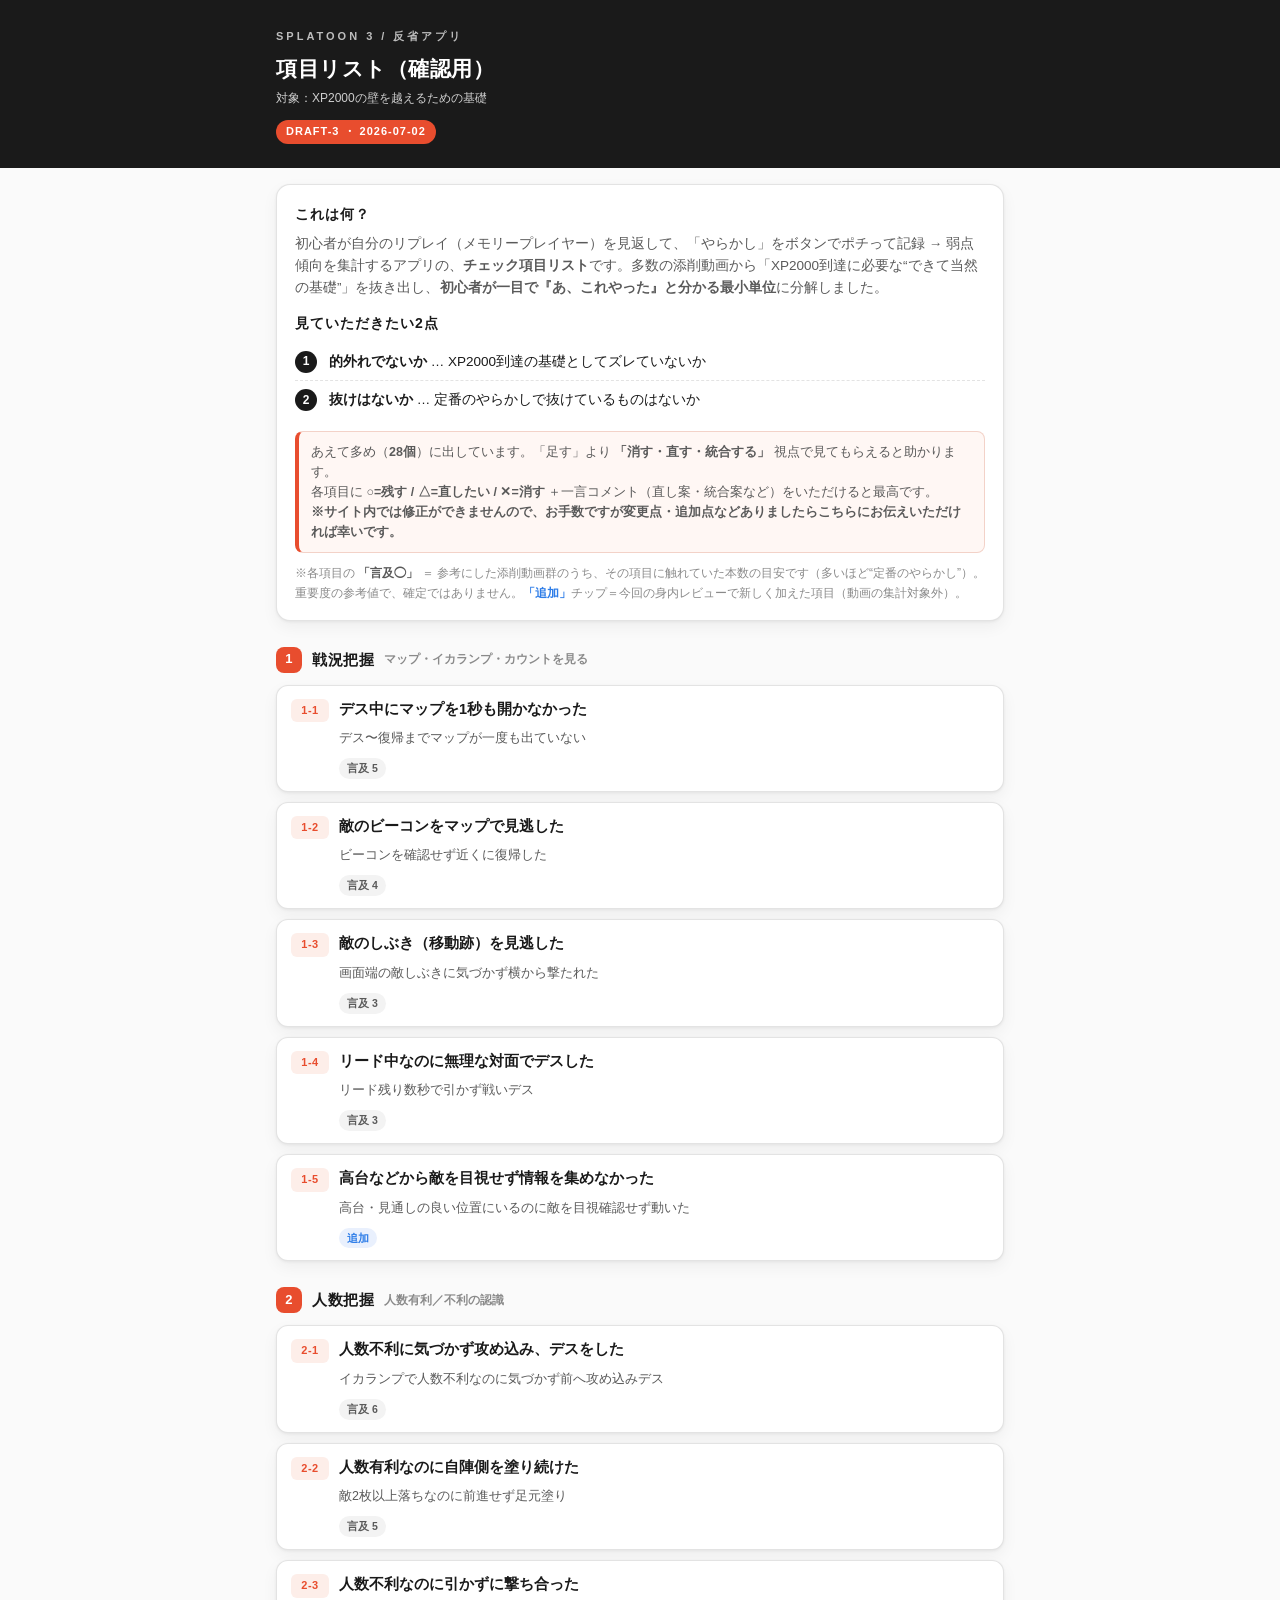
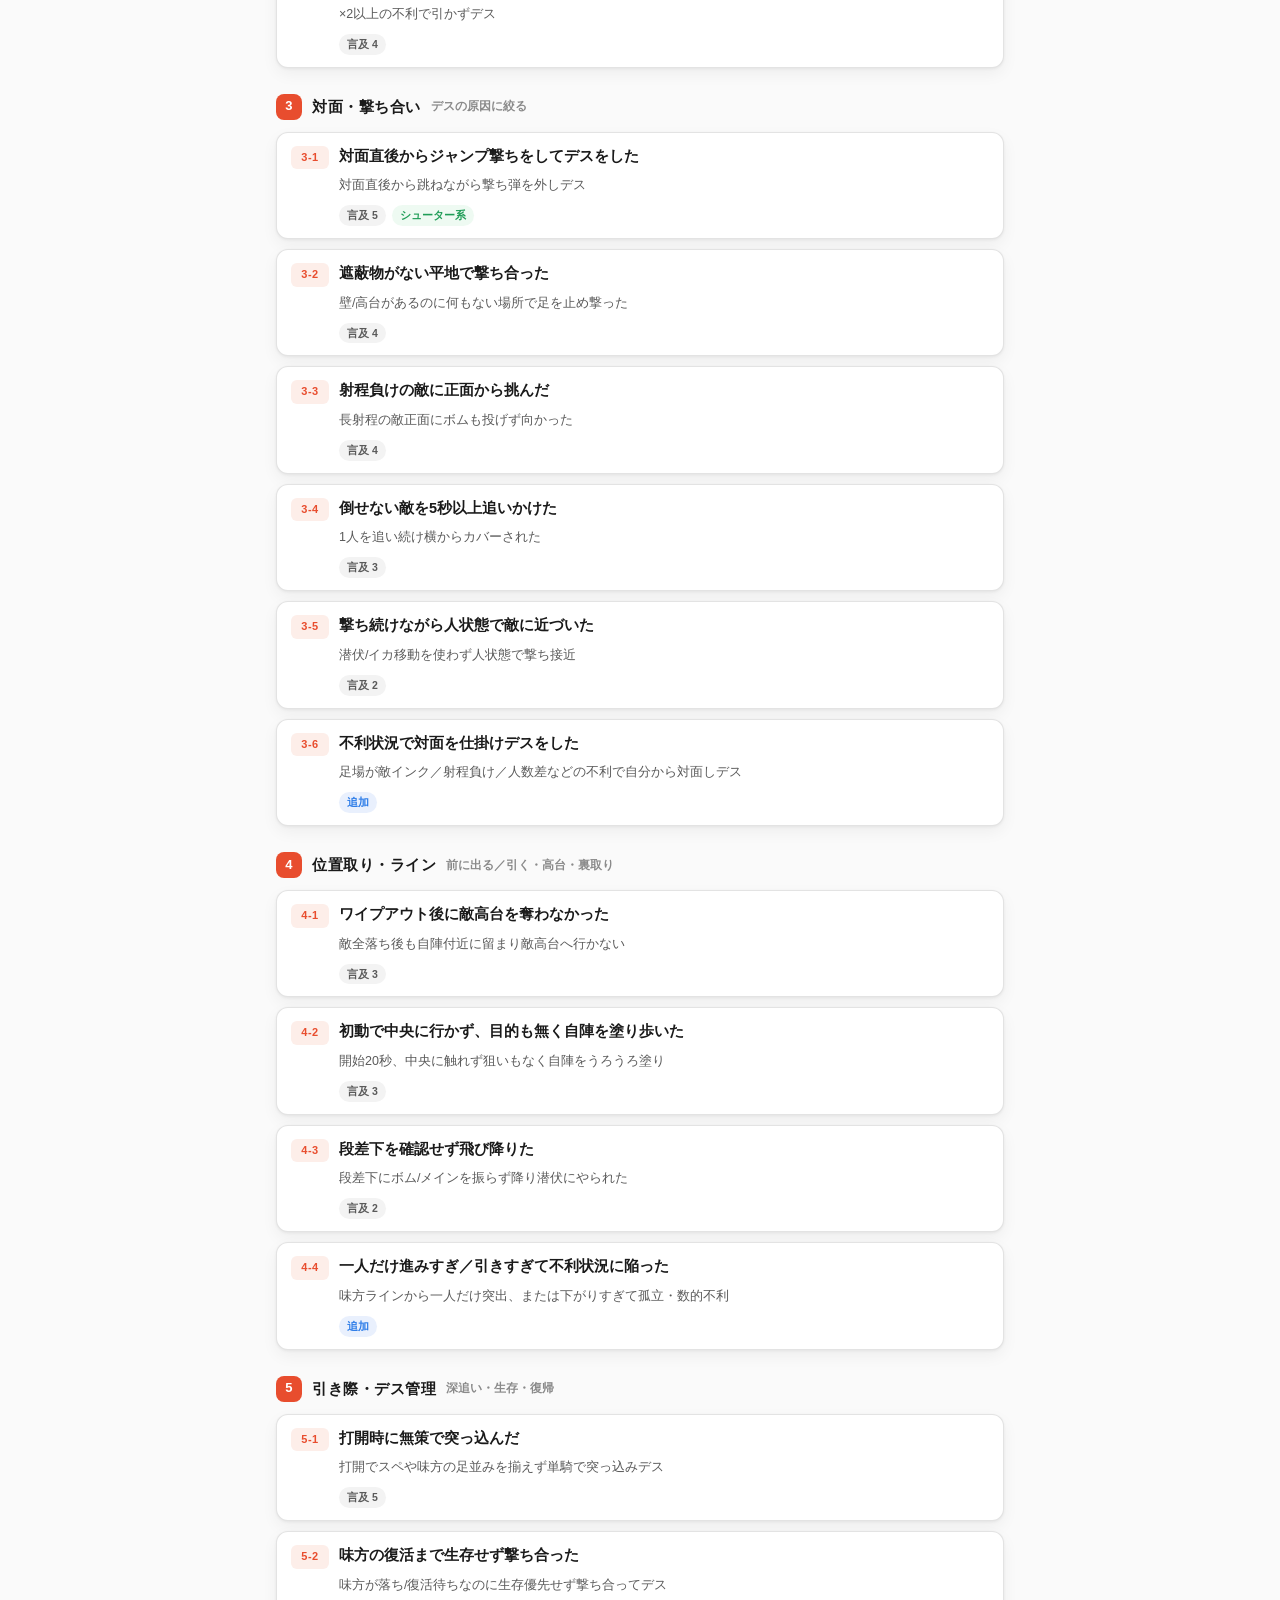
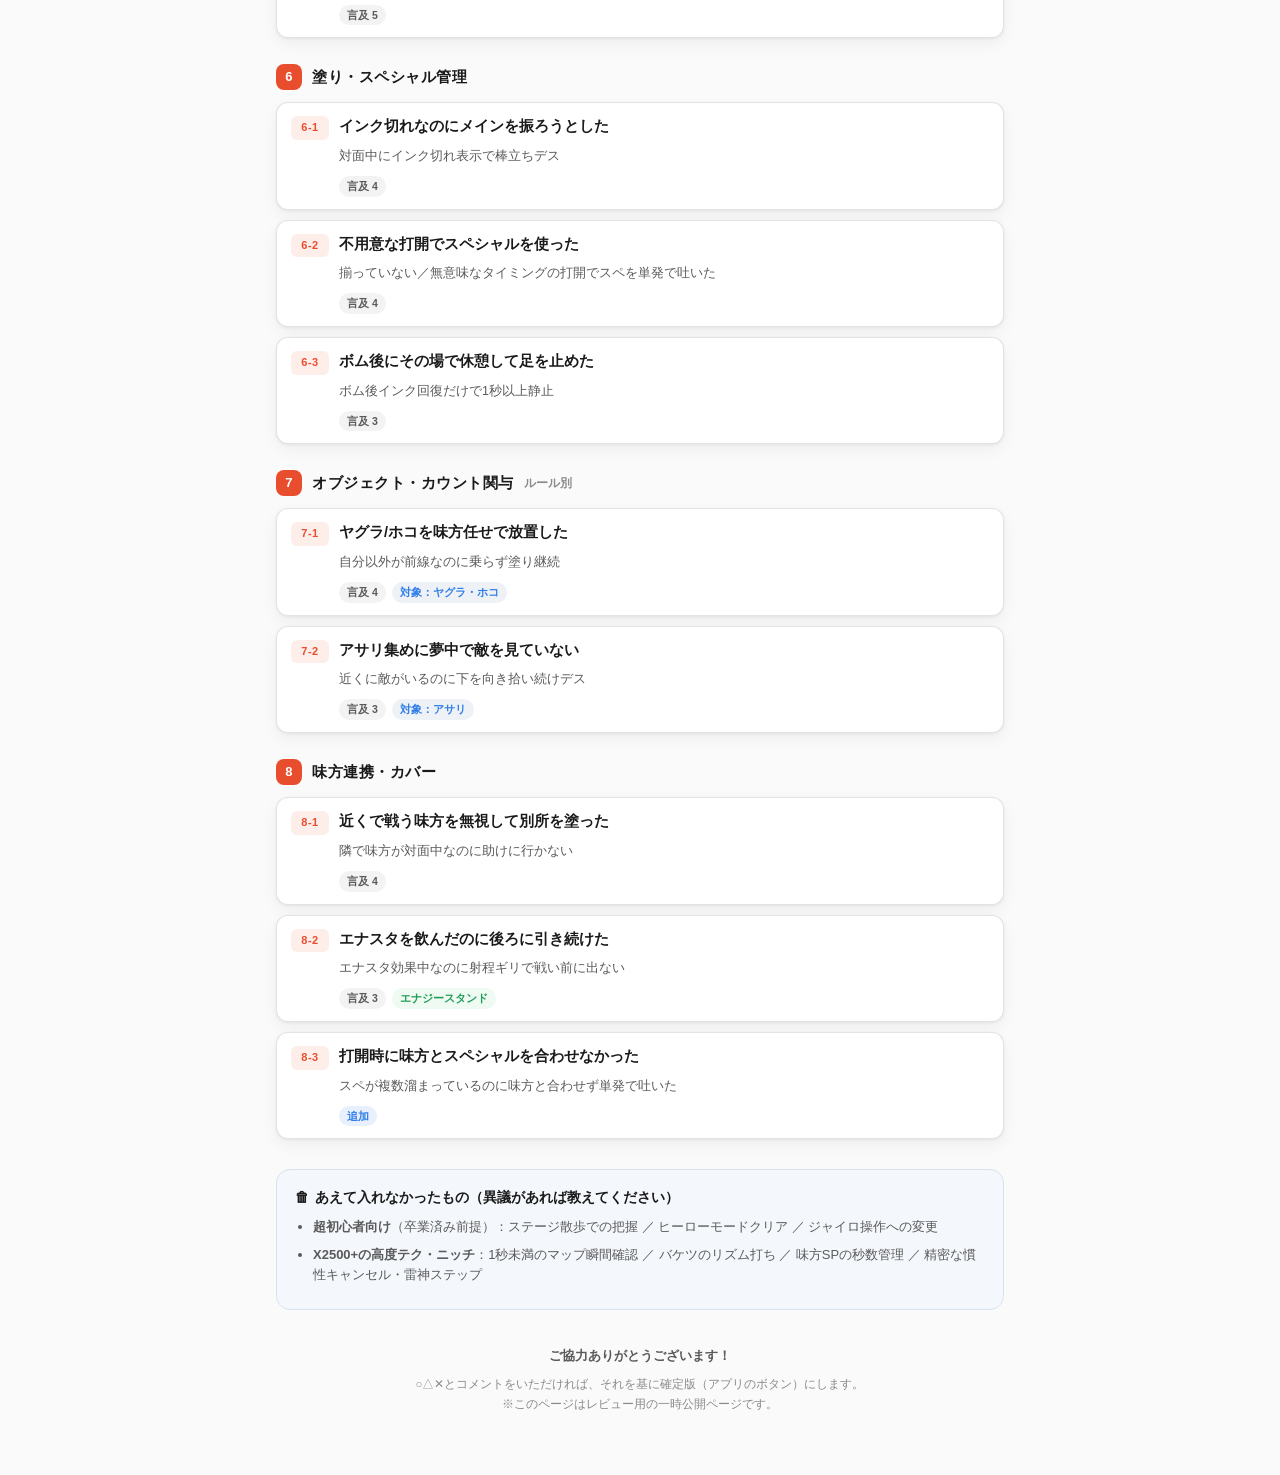
<file: 05spla-check/index.html>
<!DOCTYPE html>
<html lang="ja">
<head>
<meta charset="UTF-8">
<meta name="viewport" content="width=device-width, initial-scale=1.0">
<title>スプラ反省アプリ｜やらかし項目レビュー</title>
<style>
  :root{
    --ink:#1a1a1a; --soft:#5a5a5a; --faint:#8a8a8a;
    --paper:#fafafa; --card:#ffffff; --line:rgba(26,26,26,.12);
    --accent:#e84d2e; --accent2:#2e7de8; --good:#1f9d57;
    --shadow:0 1px 3px rgba(0,0,0,.06),0 6px 16px rgba(0,0,0,.05);
  }
  *{box-sizing:border-box;margin:0;padding:0;}
  body{
    font-family:-apple-system,BlinkMacSystemFont,"Hiragino Kaku Gothic ProN","Yu Gothic","Meiryo",sans-serif;
    background:var(--paper); color:var(--ink);
    line-height:1.6; -webkit-text-size-adjust:100%;
    padding:0 0 60px;
  }
  .wrap{max-width:760px; margin:0 auto; padding:0 16px;}

  /* ヘッダー */
  header{
    background:var(--ink); color:#fff;
    padding:28px 0 24px; margin-bottom:8px;
  }
  header .wrap{max-width:760px;}
  .eyebrow{font-size:11px; letter-spacing:3px; color:#bdbdbd; font-weight:700;}
  h1{font-size:21px; font-weight:800; margin:6px 0 4px; letter-spacing:.5px;}
  .sub{font-size:12px; color:#cfcfcf;}
  .draft-tag{
    display:inline-block; margin-top:12px; font-size:11px; font-weight:700;
    background:var(--accent); color:#fff; padding:3px 10px; border-radius:99px; letter-spacing:1px;
  }

  /* イントロ */
  .intro{
    background:var(--card); border:1px solid var(--line); border-radius:14px;
    padding:18px 18px 16px; margin:16px 0; box-shadow:var(--shadow);
  }
  .intro h2{font-size:14px; letter-spacing:1px; margin-bottom:8px;}
  .intro p{font-size:13.5px; color:var(--soft); margin-bottom:10px;}
  .points{list-style:none; counter-reset:p; margin:6px 0 0;}
  .points li{
    position:relative; padding:8px 0 8px 34px; font-size:13.5px;
    border-top:1px dashed var(--line);
  }
  .points li:first-child{border-top:none;}
  .points li::before{
    counter-increment:p; content:counter(p);
    position:absolute; left:0; top:8px;
    width:22px; height:22px; border-radius:50%;
    background:var(--ink); color:#fff; font-size:12px; font-weight:700;
    display:flex; align-items:center; justify-content:center;
  }
  .points b{color:var(--ink);}
  .note-box{
    margin-top:12px; font-size:12.5px; color:var(--soft);
    background:#fff7f4; border:1px solid #f3d2c8; border-left:4px solid var(--accent);
    border-radius:8px; padding:10px 12px;
  }

  /* 凡例 */
  .legend{
    display:flex; gap:8px; flex-wrap:wrap; font-size:12px; color:var(--soft);
    margin:2px 0 0;
  }
  .legend span{background:#f0f0f0; border-radius:6px; padding:3px 9px;}
  .legend b{color:var(--ink);}

  /* カテゴリ */
  .cat{margin:26px 0 0;}
  .cat-head{
    display:flex; align-items:center; gap:10px;
    font-size:15px; font-weight:800; margin-bottom:12px; letter-spacing:.5px;
  }
  .cat-num{
    flex:none; width:26px; height:26px; border-radius:8px;
    background:var(--accent); color:#fff; font-size:13px;
    display:flex; align-items:center; justify-content:center;
  }
  .cat-head small{font-size:11.5px; font-weight:600; color:var(--faint); letter-spacing:0;}

  /* 項目カード */
  .item{
    background:var(--card); border:1px solid var(--line); border-radius:12px;
    padding:12px 14px; margin-bottom:10px; box-shadow:var(--shadow);
  }
  .item-top{display:flex; align-items:flex-start; gap:10px;}
  .code{
    flex:none; font-size:11px; font-weight:800; color:var(--accent);
    background:#fdeee9; border-radius:6px; padding:3px 7px; letter-spacing:.5px;
    margin-top:1px; min-width:38px; text-align:center;
  }
  .label{font-size:14.5px; font-weight:700; flex:1;}
  .hint{
    font-size:12.5px; color:var(--soft); margin:6px 0 0; padding-left:48px;
    position:relative;
  }
  .meta-row{
    display:flex; gap:6px; flex-wrap:wrap; margin:10px 0 0; padding-left:48px;
  }
  .chip{
    font-size:10.5px; padding:2px 8px; border-radius:99px;
    background:#eef2f7; color:var(--accent2); font-weight:700;
  }
  .chip.scope{background:#eefaf2; color:var(--good);}
  .chip.cnt{background:#f3f3f3; color:var(--soft);}
  .chip.new{background:#e9f0fd; color:var(--accent2);}
  @media(max-width:480px){
    .hint,.meta-row{padding-left:0;}
  }

  /* 議論セクション */
  .discuss{
    background:#f4f7fb; border:1px solid #d8e3f0; border-radius:14px;
    padding:16px 18px; margin:30px 0 0;
  }
  .discuss h2{font-size:14px; margin-bottom:8px;}
  .discuss h2 .ic{margin-right:6px;}
  .discuss ul{margin:6px 0 0 18px; font-size:13px; color:var(--soft);}
  .discuss li{margin-bottom:7px;}
  .discuss + .discuss{margin-top:14px; background:#f6f6f6; border-color:var(--line);}

  footer{
    text-align:center; font-size:11.5px; color:var(--faint);
    margin-top:34px; line-height:1.8;
  }
  footer .thanks{font-size:13px; color:var(--soft); font-weight:700; margin-bottom:6px;}
</style>
</head>
<body>

<header>
  <div class="wrap">
    <div class="eyebrow">SPLATOON 3 / 反省アプリ</div>
    <h1>項目リスト（確認用）</h1>
    <div class="sub">対象：XP2000の壁を越えるための基礎</div>
    <span class="draft-tag">DRAFT-3 ・ 2026-07-02</span>
  </div>
</header>

<div class="wrap">

  <!-- イントロ -->
  <section class="intro">
    <h2>これは何？</h2>
    <p>初心者が自分のリプレイ（メモリープレイヤー）を見返して、「やらかし」をボタンでポチって記録 → 弱点傾向を集計するアプリの、<b>チェック項目リスト</b>です。多数の添削動画から「XP2000到達に必要な“できて当然の基礎”」を抜き出し、<b>初心者が一目で『あ、これやった』と分かる最小単位</b>に分解しました。</p>

    <h2 style="margin-top:14px;">見ていただきたい2点</h2>
    <ul class="points">
      <li><b>的外れでないか</b> … XP2000到達の基礎としてズレていないか</li>
      <li><b>抜けはないか</b> … 定番のやらかしで抜けているものはないか</li>
    </ul>

    <div class="note-box">
      あえて多め（<b>28個</b>）に出しています。「足す」より <b>「消す・直す・統合する」</b> 視点で見てもらえると助かります。<br>
      各項目に <b>○=残す / △=直したい / ✕=消す</b> ＋一言コメント（直し案・統合案など）をいただけると最高です。<br>
      <b>※サイト内では修正ができませんので、お手数ですが変更点・追加点などありましたらこちらにお伝えいただければ幸いです。</b>
    </div>
    <p style="font-size:12px; color:var(--faint); margin:10px 0 0; line-height:1.7;">
      ※各項目の <b style="color:var(--soft);">「言及◯」</b> ＝ 参考にした添削動画群のうち、その項目に触れていた本数の目安です（多いほど“定番のやらかし”）。重要度の参考値で、確定ではありません。<b style="color:var(--accent2);">「追加」</b>チップ＝今回の身内レビューで新しく加えた項目（動画の集計対象外）。
    </p>
  </section>

  <!-- ===== カテゴリ1 ===== -->
  <section class="cat">
    <div class="cat-head"><span class="cat-num">1</span>戦況把握 <small>マップ・イカランプ・カウントを見る</small></div>

    <div class="item">
      <div class="item-top"><span class="code">1-1</span><span class="label">デス中にマップを1秒も開かなかった</span></div>
      <div class="hint">デス〜復帰までマップが一度も出ていない</div>
      <div class="meta-row"><span class="chip cnt">言及 5</span></div>
    </div>
    <div class="item">
      <div class="item-top"><span class="code">1-2</span><span class="label">敵のビーコンをマップで見逃した</span></div>
      <div class="hint">ビーコンを確認せず近くに復帰した</div>
      <div class="meta-row"><span class="chip cnt">言及 4</span></div>
    </div>
    <div class="item">
      <div class="item-top"><span class="code">1-3</span><span class="label">敵のしぶき（移動跡）を見逃した</span></div>
      <div class="hint">画面端の敵しぶきに気づかず横から撃たれた</div>
      <div class="meta-row"><span class="chip cnt">言及 3</span></div>
    </div>
    <div class="item">
      <div class="item-top"><span class="code">1-4</span><span class="label">リード中なのに無理な対面でデスした</span></div>
      <div class="hint">リード残り数秒で引かず戦いデス</div>
      <div class="meta-row"><span class="chip cnt">言及 3</span></div>
    </div>
    <div class="item">
      <div class="item-top"><span class="code">1-5</span><span class="label">高台などから敵を目視せず情報を集めなかった</span></div>
      <div class="hint">高台・見通しの良い位置にいるのに敵を目視確認せず動いた</div>
      <div class="meta-row"><span class="chip new">追加</span></div>
    </div>
  </section>

  <!-- ===== カテゴリ2 ===== -->
  <section class="cat">
    <div class="cat-head"><span class="cat-num">2</span>人数把握 <small>人数有利／不利の認識</small></div>

    <div class="item">
      <div class="item-top"><span class="code">2-1</span><span class="label">人数不利に気づかず攻め込み、デスをした</span></div>
      <div class="hint">イカランプで人数不利なのに気づかず前へ攻め込みデス</div>
      <div class="meta-row"><span class="chip cnt">言及 6</span></div>
    </div>
    <div class="item">
      <div class="item-top"><span class="code">2-2</span><span class="label">人数有利なのに自陣側を塗り続けた</span></div>
      <div class="hint">敵2枚以上落ちなのに前進せず足元塗り</div>
      <div class="meta-row"><span class="chip cnt">言及 5</span></div>
    </div>
    <div class="item">
      <div class="item-top"><span class="code">2-3</span><span class="label">人数不利なのに引かずに撃ち合った</span></div>
      <div class="hint">×2以上の不利で引かずデス</div>
      <div class="meta-row"><span class="chip cnt">言及 4</span></div>
    </div>
  </section>

  <!-- ===== カテゴリ3 ===== -->
  <section class="cat">
    <div class="cat-head"><span class="cat-num">3</span>対面・撃ち合い <small>デスの原因に絞る</small></div>

    <div class="item">
      <div class="item-top"><span class="code">3-1</span><span class="label">対面直後からジャンプ撃ちをしてデスをした</span></div>
      <div class="hint">対面直後から跳ねながら撃ち弾を外しデス</div>
      <div class="meta-row"><span class="chip cnt">言及 5</span><span class="chip scope">シューター系</span></div>
    </div>
    <div class="item">
      <div class="item-top"><span class="code">3-2</span><span class="label">遮蔽物がない平地で撃ち合った</span></div>
      <div class="hint">壁/高台があるのに何もない場所で足を止め撃った</div>
      <div class="meta-row"><span class="chip cnt">言及 4</span></div>
    </div>
    <div class="item">
      <div class="item-top"><span class="code">3-3</span><span class="label">射程負けの敵に正面から挑んだ</span></div>
      <div class="hint">長射程の敵正面にボムも投げず向かった</div>
      <div class="meta-row"><span class="chip cnt">言及 4</span></div>
    </div>
    <div class="item">
      <div class="item-top"><span class="code">3-4</span><span class="label">倒せない敵を5秒以上追いかけた</span></div>
      <div class="hint">1人を追い続け横からカバーされた</div>
      <div class="meta-row"><span class="chip cnt">言及 3</span></div>
    </div>
    <div class="item">
      <div class="item-top"><span class="code">3-5</span><span class="label">撃ち続けながら人状態で敵に近づいた</span></div>
      <div class="hint">潜伏/イカ移動を使わず人状態で撃ち接近</div>
      <div class="meta-row"><span class="chip cnt">言及 2</span></div>
    </div>
    <div class="item">
      <div class="item-top"><span class="code">3-6</span><span class="label">不利状況で対面を仕掛けデスをした</span></div>
      <div class="hint">足場が敵インク／射程負け／人数差などの不利で自分から対面しデス</div>
      <div class="meta-row"><span class="chip new">追加</span></div>
    </div>
  </section>

  <!-- ===== カテゴリ4 ===== -->
  <section class="cat">
    <div class="cat-head"><span class="cat-num">4</span>位置取り・ライン <small>前に出る／引く・高台・裏取り</small></div>

    <div class="item">
      <div class="item-top"><span class="code">4-1</span><span class="label">ワイプアウト後に敵高台を奪わなかった</span></div>
      <div class="hint">敵全落ち後も自陣付近に留まり敵高台へ行かない</div>
      <div class="meta-row"><span class="chip cnt">言及 3</span></div>
    </div>
    <div class="item">
      <div class="item-top"><span class="code">4-2</span><span class="label">初動で中央に行かず、目的も無く自陣を塗り歩いた</span></div>
      <div class="hint">開始20秒、中央に触れず狙いもなく自陣をうろうろ塗り</div>
      <div class="meta-row"><span class="chip cnt">言及 3</span></div>
    </div>
    <div class="item">
      <div class="item-top"><span class="code">4-3</span><span class="label">段差下を確認せず飛び降りた</span></div>
      <div class="hint">段差下にボム/メインを振らず降り潜伏にやられた</div>
      <div class="meta-row"><span class="chip cnt">言及 2</span></div>
    </div>
    <div class="item">
      <div class="item-top"><span class="code">4-4</span><span class="label">一人だけ進みすぎ／引きすぎて不利状況に陥った</span></div>
      <div class="hint">味方ラインから一人だけ突出、または下がりすぎて孤立・数的不利</div>
      <div class="meta-row"><span class="chip new">追加</span></div>
    </div>
  </section>

  <!-- ===== カテゴリ5 ===== -->
  <section class="cat">
    <div class="cat-head"><span class="cat-num">5</span>引き際・デス管理 <small>深追い・生存・復帰</small></div>

    <div class="item">
      <div class="item-top"><span class="code">5-1</span><span class="label">打開時に無策で突っ込んだ</span></div>
      <div class="hint">打開でスペや味方の足並みを揃えず単騎で突っ込みデス</div>
      <div class="meta-row"><span class="chip cnt">言及 5</span></div>
    </div>
    <div class="item">
      <div class="item-top"><span class="code">5-2</span><span class="label">味方の復活まで生存せず撃ち合った</span></div>
      <div class="hint">味方が落ち/復活待ちなのに生存優先せず撃ち合ってデス</div>
      <div class="meta-row"><span class="chip cnt">言及 5</span></div>
    </div>
  </section>

  <!-- ===== カテゴリ6 ===== -->
  <section class="cat">
    <div class="cat-head"><span class="cat-num">6</span>塗り・スペシャル管理</div>

    <div class="item">
      <div class="item-top"><span class="code">6-1</span><span class="label">インク切れなのにメインを振ろうとした</span></div>
      <div class="hint">対面中にインク切れ表示で棒立ちデス</div>
      <div class="meta-row"><span class="chip cnt">言及 4</span></div>
    </div>
    <div class="item">
      <div class="item-top"><span class="code">6-2</span><span class="label">不用意な打開でスペシャルを使った</span></div>
      <div class="hint">揃っていない／無意味なタイミングの打開でスペを単発で吐いた</div>
      <div class="meta-row"><span class="chip cnt">言及 4</span></div>
    </div>
    <div class="item">
      <div class="item-top"><span class="code">6-3</span><span class="label">ボム後にその場で休憩して足を止めた</span></div>
      <div class="hint">ボム後インク回復だけで1秒以上静止</div>
      <div class="meta-row"><span class="chip cnt">言及 3</span></div>
    </div>
  </section>

  <!-- ===== カテゴリ7 ===== -->
  <section class="cat">
    <div class="cat-head"><span class="cat-num">7</span>オブジェクト・カウント関与 <small>ルール別</small></div>

    <div class="item">
      <div class="item-top"><span class="code">7-1</span><span class="label">ヤグラ/ホコを味方任せで放置した</span></div>
      <div class="hint">自分以外が前線なのに乗らず塗り継続</div>
      <div class="meta-row"><span class="chip cnt">言及 4</span><span class="chip">対象：ヤグラ・ホコ</span></div>
    </div>
    <div class="item">
      <div class="item-top"><span class="code">7-2</span><span class="label">アサリ集めに夢中で敵を見ていない</span></div>
      <div class="hint">近くに敵がいるのに下を向き拾い続けデス</div>
      <div class="meta-row"><span class="chip cnt">言及 3</span><span class="chip">対象：アサリ</span></div>
    </div>
  </section>

  <!-- ===== カテゴリ8 ===== -->
  <section class="cat">
    <div class="cat-head"><span class="cat-num">8</span>味方連携・カバー</div>

    <div class="item">
      <div class="item-top"><span class="code">8-1</span><span class="label">近くで戦う味方を無視して別所を塗った</span></div>
      <div class="hint">隣で味方が対面中なのに助けに行かない</div>
      <div class="meta-row"><span class="chip cnt">言及 4</span></div>
    </div>
    <div class="item">
      <div class="item-top"><span class="code">8-2</span><span class="label">エナスタを飲んだのに後ろに引き続けた</span></div>
      <div class="hint">エナスタ効果中なのに射程ギリで戦い前に出ない</div>
      <div class="meta-row"><span class="chip cnt">言及 3</span><span class="chip scope">エナジースタンド</span></div>
    </div>
    <div class="item">
      <div class="item-top"><span class="code">8-3</span><span class="label">打開時に味方とスペシャルを合わせなかった</span></div>
      <div class="hint">スペが複数溜まっているのに味方と合わせず単発で吐いた</div>
      <div class="meta-row"><span class="chip new">追加</span></div>
    </div>
  </section>

  <!-- ===== 除外したもの ===== -->
  <section class="discuss">
    <h2><span class="ic">🗑</span>あえて入れなかったもの（異議があれば教えてください）</h2>
    <ul>
      <li><b>超初心者向け</b>（卒業済み前提）：ステージ散歩での把握 ／ ヒーローモードクリア ／ ジャイロ操作への変更</li>
      <li><b>X2500+の高度テク・ニッチ</b>：1秒未満のマップ瞬間確認 ／ バケツのリズム打ち ／ 味方SPの秒数管理 ／ 精密な慣性キャンセル・雷神ステップ</li>
    </ul>
  </section>

  <footer>
    <div class="thanks">ご協力ありがとうございます！</div>
    ○△✕とコメントをいただければ、それを基に確定版（アプリのボタン）にします。<br>
    ※このページはレビュー用の一時公開ページです。
  </footer>

</div>
</body>
</html>
</file>
